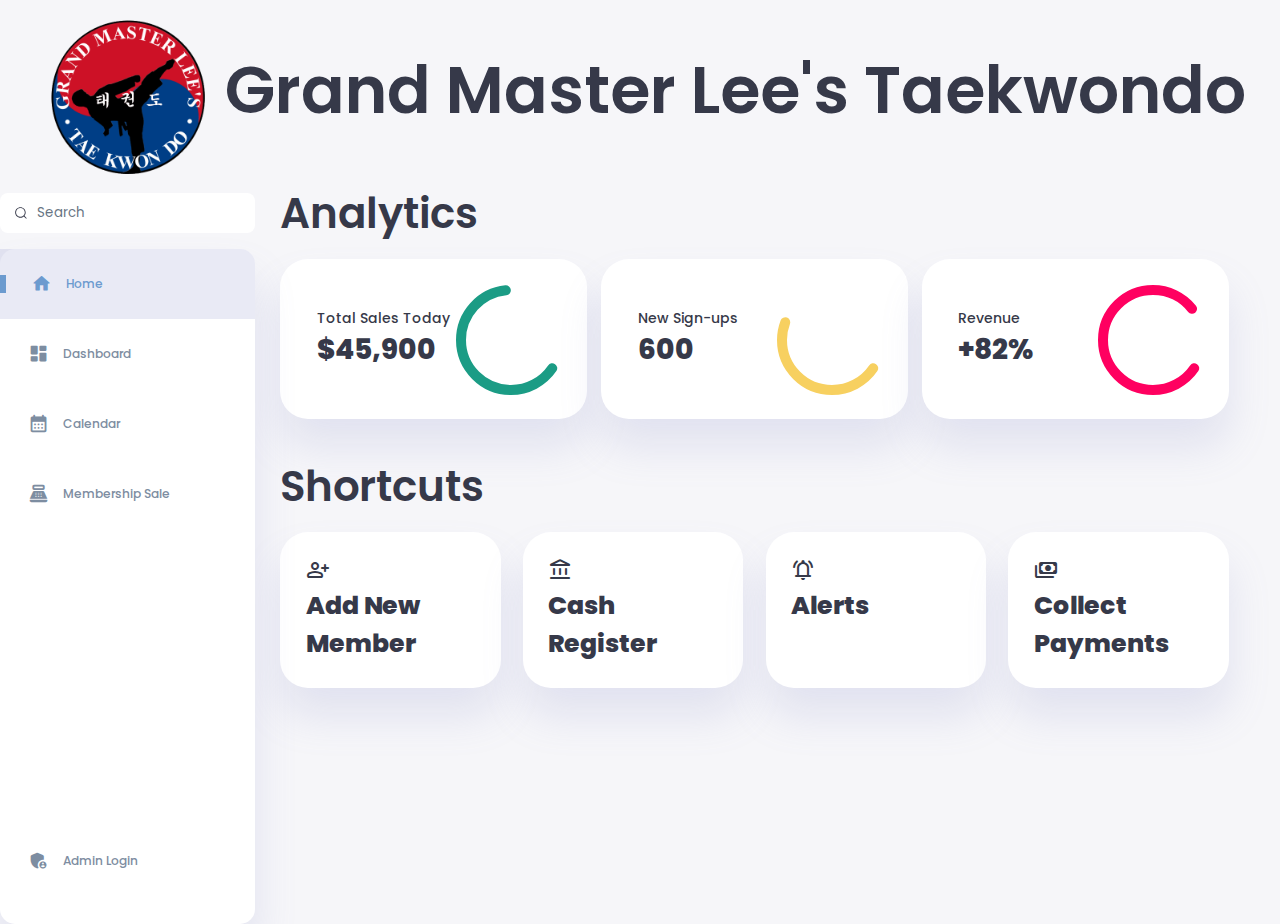
<file: index.html>
<!DOCTYPE html>
<html>
    <head>
        <meta charset="UTF-8">
        <meta name="viewport" content="width=device-width, initial-scale="1.0>
        <link  href="style.css" rel="stylesheet">
        <link href="https://fonts.googleapis.com/icon?family=Material+Icons+Round" rel="stylesheet">
        <link rel="stylesheet" href="https://fonts.googleapis.com/css2?family=Material+Symbols+Rounded:opsz,wght,FILL,GRAD@20..48,100..700,0..1,-50..200" />
        <title> Home </title>
        </head>
    <body>
        
    <div class="container">
            
            <!-- Sidebar Section -->
        <aside>
            
            <div class="toggle">
                <div class="logo">
                    <img src="logo.png">    
                </div>
                
                <div class="close" id="close-btn">
                    <span class="material-icons-round">
                        close
                    </span>
                </div>
            </div>
            <form action="">     
                <div class="group">
                    <svg class="icon" aria-hidden="true" viewBox="0 0 24 24"><g><path d="M21.53 20.47l-3.66-3.66C19.195 15.24 20 13.214 20 11c0-4.97-4.03-9-9-9s-9 4.03-9 9 4.03 9 9 9c2.215 0 4.24-.804 5.808-2.13l3.66 3.66c.147.146.34.22.53.22s.385-.073.53-.22c.295-.293.295-.767.002-1.06zM3.5 11c0-4.135 3.365-7.5 7.5-7.5s7.5 3.365 7.5 7.5-3.365 7.5-7.5 7.5-7.5-3.365-7.5-7.5z"></path></g></svg>
                    <input placeholder="Search" type="search" class="input">
                  </div>
            </form>
            <div class="sidebar">
            <div class="home">
                <a href="index.html" class="active">
                    <span class="material-icons-round">
                        home
                    </span>
                   <h3>Home</h3>
                </a>
            </div>

            <div class="dashboard">
                <a href="dashboard.html">
                    <span class="material-icons-round">
                        dashboard
                        </span>
                    <h3>Dashboard</h3>
                </a>
            </div> 

            <div class="calendar">
                <a href="calendar.html">
                    <span class="material-icons-round">
                        calendar_month
                        </span>
                    <h3>Calendar</h3></a>
            </div>

            <div class="sale">
                <a href="sale.html">
                    <span class="material-icons-round">
                        point_of_sale
                        </span>
                    <h3>Membership Sale</h3>
                </a>
            </div>

            <div class="admin">
                <a href="admin.html">
                    <span class="material-icons-round">
                        admin_panel_settings
                        </span>
                        <h3>Admin Login</h3>
                    </a>
            </div>
            </div>
        </aside>
    <header><h2>Grand Master Lee's Taekwondo</h2></header>
    
        
        <!--Sidebar ends-->
    <main>
        <h2>Analytics</h2>
        <div class="analytics">
            <div class="sales">
                <div class="status">
                    <div class="info">
                        <h3>Total Sales Today</h3>
                        <h1>$45,900</h1>
                    </div>
                    <div class="progress">
                        <svg>
                            <circle cx="54" cy ="54" r="50"></circle>
                        </svg>
                    </div>
                </div>
            </div>
            <div class="members">
                <div class="status">
                    <div class="info">
                        <h3>New Sign-ups</h3>
                        <h1>600</h1>
                    </div>
                    <div class="progress">
                        <svg>
                            <circle cx="54" cy="54" r="50"></circle>
                        </svg>
                    </div>
                </div>
            </div>
            <div class="revenue">
                <div class="status">
                    <div class="info">
                        <h3>Revenue</h3>
                        <h1>+82%</h1>
                    </div>
                    <div class="progress">
                        <svg>
                            <circle cx="54" cy="54" r="50"></circle>
                        </svg>
                    </div>
                </div>
            </div>
        </div>
        <br><br>
        <h2>Shortcuts</h2>
        <div class="shortcuts">
            <div class="newmember">
                <div class="sicon">
                    <span class="material-symbols-rounded">
                        person_add
                    </span>
                </div>
                <div class="ledto">
                    <h1>Add New Member</h1>
                </div>
            </div>
            <div class="cashapp">
                <div class="sicon">
                    <span class="material-symbols-rounded">
                        account_balance
                    </span>
                </div>
                <div class="ledto">
                    <h1>Cash Register</h1>
                </div>
            </div>
            <div class="alerts">
                <div class="sicon">
                    <span class="material-symbols-rounded">
                        notifications_active
                    </span>
                </div>
                <div class="ledto">
                    <h1>Alerts</h1>
                </div>
            </div>
            <div class="payments">
                <div class="sicon">
                    <span class="material-symbols-rounded">
                        payments
                    </span>
                </div>
                <div class="ledto">
                    <h1>Collect Payments</h1>
                </div>
            </div>
        </div>  
    </main>
</div>
    </body>
</html>
</file>
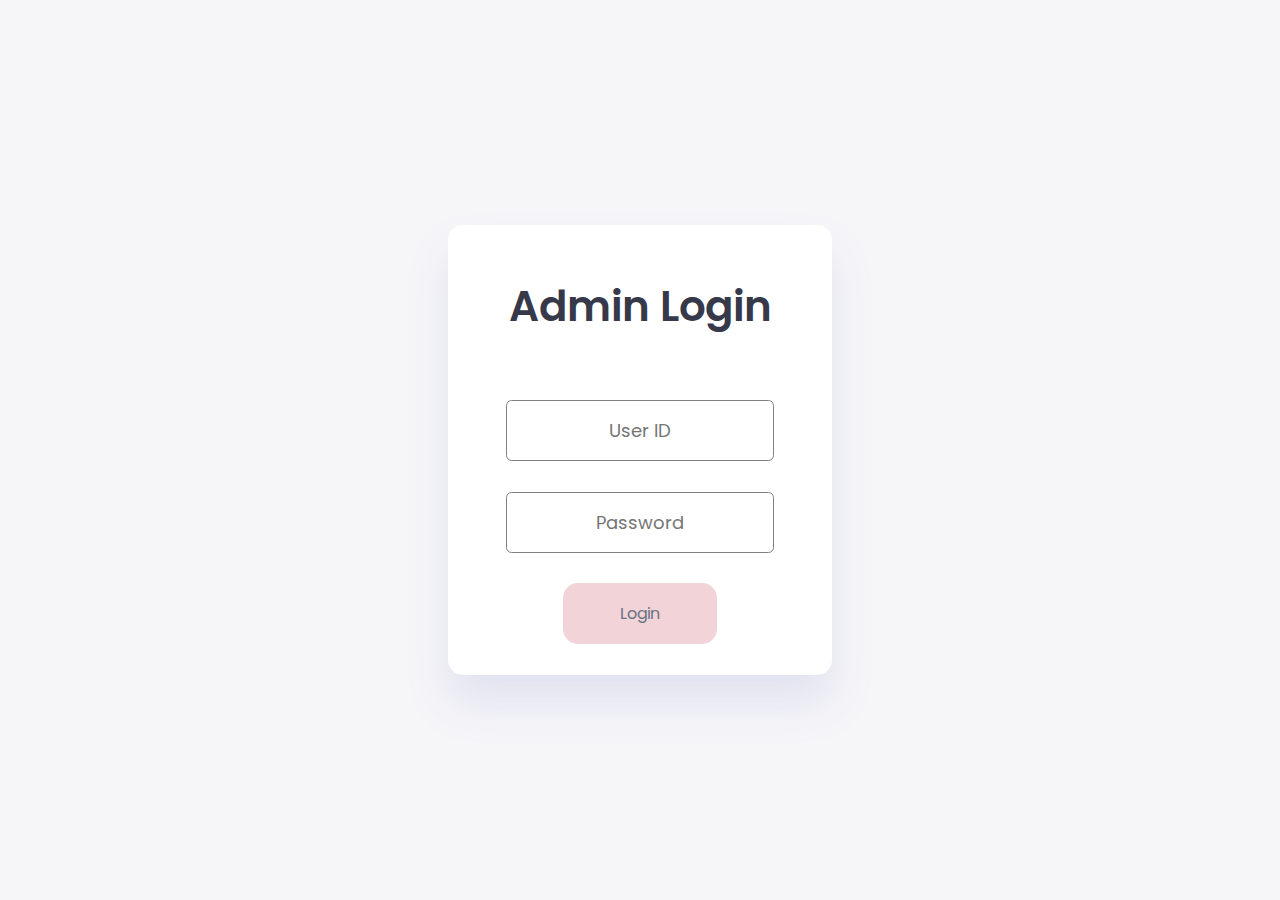
<file: admin.html>
<!DOCTYPE html>
<html>
    <head>
        <meta charset="UTF-8">
        <meta name="viewport" content="width=device-width, initial-scale="1.0>
        <link  href="admin.css" rel="stylesheet">
        <link href="https://fonts.googleapis.com/icon?family=Material+Icons+Round" rel="stylesheet">
        <link rel="stylesheet" href="https://fonts.googleapis.com/css2?family=Material+Symbols+Rounded:opsz,wght,FILL,GRAD@20..48,100..700,0..1,-50..200" />
        <title> Home </title>
        </head>
    <body>
        
    <div class="container">
            
            <!-- Sidebar Section -->
       <!---- <aside>
            
            <div class="toggle">
                <div class="logo">
                    <img src="logo.png">    
                </div>
                
                <div class="close" id="close-btn">
                    <span class="material-icons-round">
                        close
                    </span>
                </div>
            </div>
            <form action="">     
                <div class="group">
                    <svg class="icon" aria-hidden="true" viewBox="0 0 24 24"><g><path d="M21.53 20.47l-3.66-3.66C19.195 15.24 20 13.214 20 11c0-4.97-4.03-9-9-9s-9 4.03-9 9 4.03 9 9 9c2.215 0 4.24-.804 5.808-2.13l3.66 3.66c.147.146.34.22.53.22s.385-.073.53-.22c.295-.293.295-.767.002-1.06zM3.5 11c0-4.135 3.365-7.5 7.5-7.5s7.5 3.365 7.5 7.5-3.365 7.5-7.5 7.5-7.5-3.365-7.5-7.5z"></path></g></svg>
                    <input placeholder="Search" type="search" class="input">
                  </div>
            </form>
            <div class="sidebar">
            <div class="home">
                <a href="index.html">
                    <span class="material-icons-round">
                        home
                    </span>
                   <h3>Home</h3>
                </a>
            </div>

            <div class="dashboard">
                <a href="dashboard.html">
                    <span class="material-icons-round">
                        dashboard
                        </span>
                    <h3>Dashboard</h3>
                </a>
            </div> 

            <div class="calendar">
                <a href="calendar.html">
                    <span class="material-icons-round">
                        calendar_month
                        </span>
                    <h3>Calendar</h3></a>
            </div>

            <div class="sale">
                <a href="sale.html">
                    <span class="material-icons-round">
                        point_of_sale
                        </span>
                    <h3>Membership Sale</h3>
                </a>
            </div>

            <div class="admin">
                <a href="admin.html" class="active">
                    <span class="material-icons-round">
                        admin_panel_settings
                        </span>
                        <h3>Admin Login</h3>
                    </a>
            </div>
            </div>
        </aside>
    <header><h2>Grand Master Lee's Taekwondo</h2></header> !-->
      <!--Sidebar ends--> 
    <main>
        <div class="login_container">
            <h2>Admin Login</h2>
            <form action="index.html" class=".adm">
                <input type="text" placeholder="User ID">
                <input type="password" placeholder="Password" required>
                <button>Login</button>
            </form>
        </div>
    </main>
    </div>
    </body>
</html>
</file>
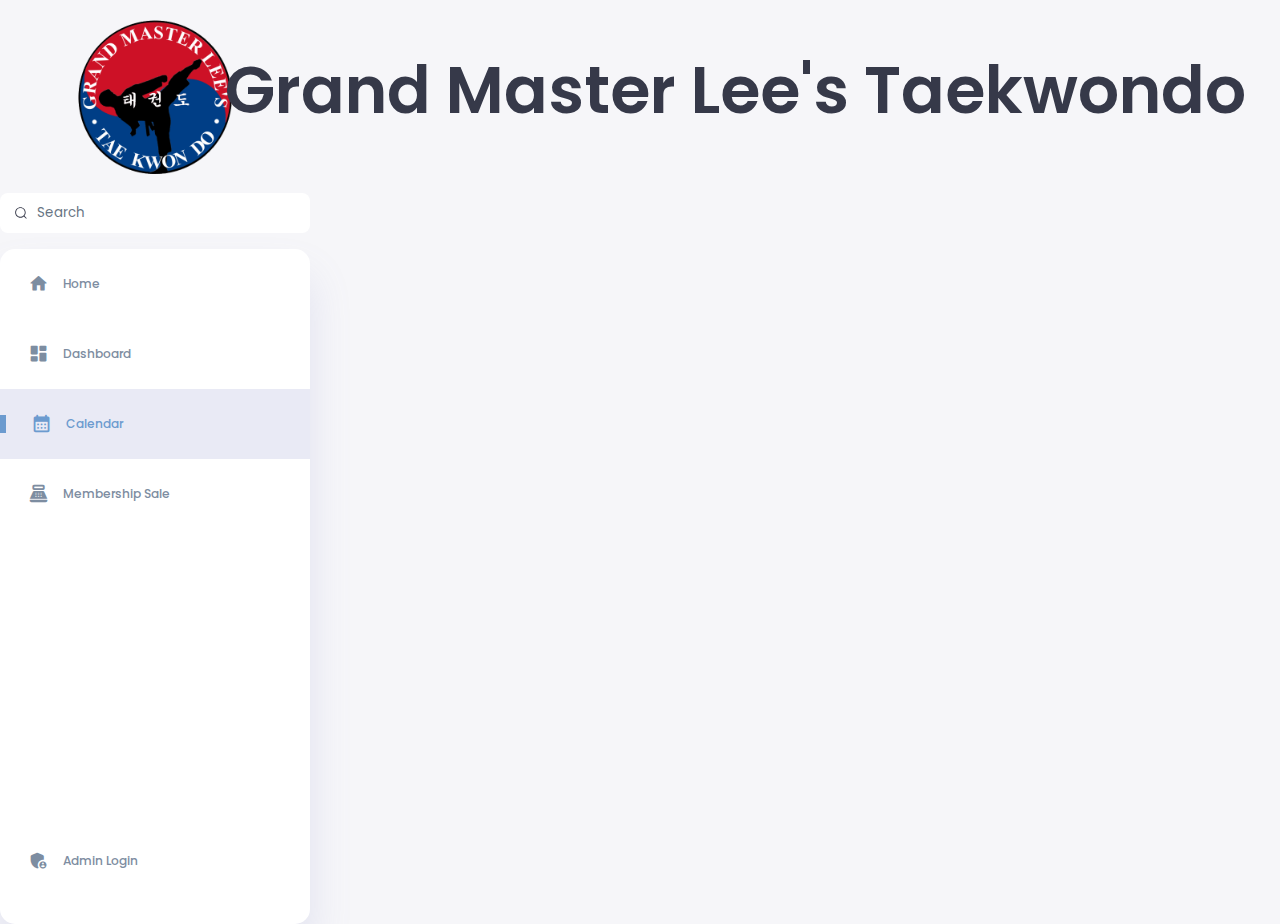
<file: calendar.html>
<!DOCTYPE html>
<html>
    <head>
        <meta charset="UTF-8">
        <meta name="viewport" content="width=device-width, initial-scale="1.0>
        <link  href="cal.css" rel="stylesheet">
        <link href="https://fonts.googleapis.com/icon?family=Material+Icons+Round" rel="stylesheet">
        <link rel="stylesheet" href="https://fonts.googleapis.com/css2?family=Material+Symbols+Rounded:opsz,wght,FILL,GRAD@20..48,100..700,0..1,-50..200" />
        <title> Home </title>
        </head>
    <body>
        
    <div class="container">
            
            <!-- Sidebar Section -->
        <aside>
            
            <div class="toggle">
                <div class="logo">
                    <img src="logo.png">    
                </div>
                
                <div class="close" id="close-btn">
                    <span class="material-icons-round">
                        close
                    </span>
                </div>
            </div>
            <form action="">     
                <div class="group">
                    <svg class="icon" aria-hidden="true" viewBox="0 0 24 24"><g><path d="M21.53 20.47l-3.66-3.66C19.195 15.24 20 13.214 20 11c0-4.97-4.03-9-9-9s-9 4.03-9 9 4.03 9 9 9c2.215 0 4.24-.804 5.808-2.13l3.66 3.66c.147.146.34.22.53.22s.385-.073.53-.22c.295-.293.295-.767.002-1.06zM3.5 11c0-4.135 3.365-7.5 7.5-7.5s7.5 3.365 7.5 7.5-3.365 7.5-7.5 7.5-7.5-3.365-7.5-7.5z"></path></g></svg>
                    <input placeholder="Search" type="search" class="input">
                  </div>
            </form>
            <div class="sidebar">
            <div class="home">
                <a href="index.html">
                    <span class="material-icons-round">
                        home
                    </span>
                   <h3>Home</h3>
                </a>
            </div>

            <div class="dashboard">
                <a href="dashboard.html">
                    <span class="material-icons-round">
                        dashboard
                        </span>
                    <h3>Dashboard</h3>
                </a>
            </div> 

            <div class="calendar">
                <a href="calendar.html" class="active">
                    <span class="material-icons-round">
                        calendar_month
                        </span>
                    <h3>Calendar</h3></a>
            </div>

            <div class="sale">
                <a href="sale.html">
                    <span class="material-icons-round">
                        point_of_sale
                        </span>
                    <h3>Membership Sale</h3>
                </a>
            </div>

            <div class="admin">
                <a href="admin.html">
                    <span class="material-icons-round">
                        admin_panel_settings
                        </span>
                        <h3>Admin Login</h3>
                    </a>
            </div>
            </div>
        </aside>
    <header><h2>Grand Master Lee's Taekwondo</h2></header>
      <!--Sidebar ends-->
    <main>
    </main>
    </div>
    </body>
</html>
</file>
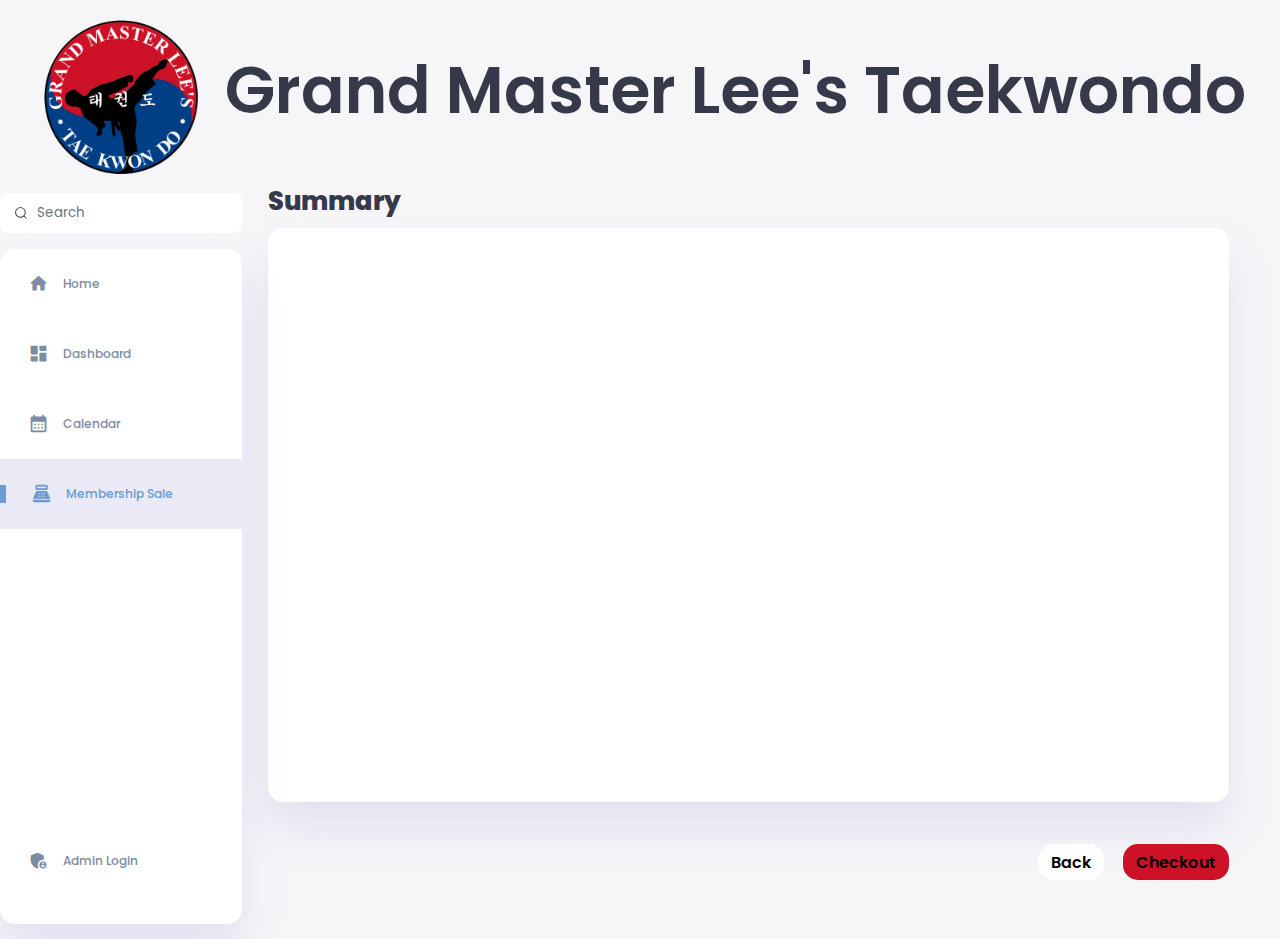
<file: checkout.html>
<!DOCTYPE html>
<html>
    <head>
        <meta charset="UTF-8">
        <meta name="viewport" content="width=device-width, initial-scale="1.0>
        <link  href="check.css" rel="stylesheet">
        <link href="https://fonts.googleapis.com/icon?family=Material+Icons+Round" rel="stylesheet">
        <link rel="stylesheet" href="https://fonts.googleapis.com/css2?family=Material+Symbols+Rounded:opsz,wght,FILL,GRAD@20..48,100..700,0..1,-50..200" />
        <title> Home </title>
        </head>
    <body>
        
    <div class="container">
            
            <!-- Sidebar Section -->
        <aside>
            
            <div class="toggle">
                <div class="logo">
                    <img src="logo.png">    
                </div>
                
                <div class="close" id="close-btn">
                    <span class="material-icons-round">
                        close
                    </span>
                </div>
            </div>
            <form action="">     
                <div class="group">
                    <svg class="icon" aria-hidden="true" viewBox="0 0 24 24"><g><path d="M21.53 20.47l-3.66-3.66C19.195 15.24 20 13.214 20 11c0-4.97-4.03-9-9-9s-9 4.03-9 9 4.03 9 9 9c2.215 0 4.24-.804 5.808-2.13l3.66 3.66c.147.146.34.22.53.22s.385-.073.53-.22c.295-.293.295-.767.002-1.06zM3.5 11c0-4.135 3.365-7.5 7.5-7.5s7.5 3.365 7.5 7.5-3.365 7.5-7.5 7.5-7.5-3.365-7.5-7.5z"></path></g></svg>
                    <input placeholder="Search" type="search" class="input">
                  </div>
            </form>
            <div class="sidebar">
            <div class="home">
                <a href="index.html">
                    <span class="material-icons-round">
                        home
                    </span>
                   <h3>Home</h3>
                </a>
            </div>

            <div class="dashboard">
                <a href="dashboard.html">
                    <span class="material-icons-round">
                        dashboard
                        </span>
                    <h3>Dashboard</h3>
                </a>
            </div> 

            <div class="calendar">
                <a href="calendar.html">
                    <span class="material-icons-round">
                        calendar_month
                        </span>
                    <h3>Calendar</h3></a>
            </div>

            <div class="sale">
                <a href="sale.html" class="active">
                    <span class="material-icons-round">
                        point_of_sale
                        </span>
                    <h3>Membership Sale</h3>
                </a>
            </div>

            <div class="admin">
                <a href="admin.html">
                    <span class="material-icons-round">
                        admin_panel_settings
                        </span>
                        <h3>Admin Login</h3>
                    </a>
            </div>
            </div>
        </aside>
    <header><h2>Grand Master Lee's Taekwondo</h2></header>

    <main>
        <h1>Summary</h1>
        <div class="form_container">
            <div class="summ_cont"></div>
        
        <div class="prevnex">
            <form action="sale2.html"><button id="pre">Back</button></form>
            <form action="confirm.html"><button id="confirm">Checkout</button></form>
        </div>
    </div>
    </main>
</div>
</body>
</html>
</file>
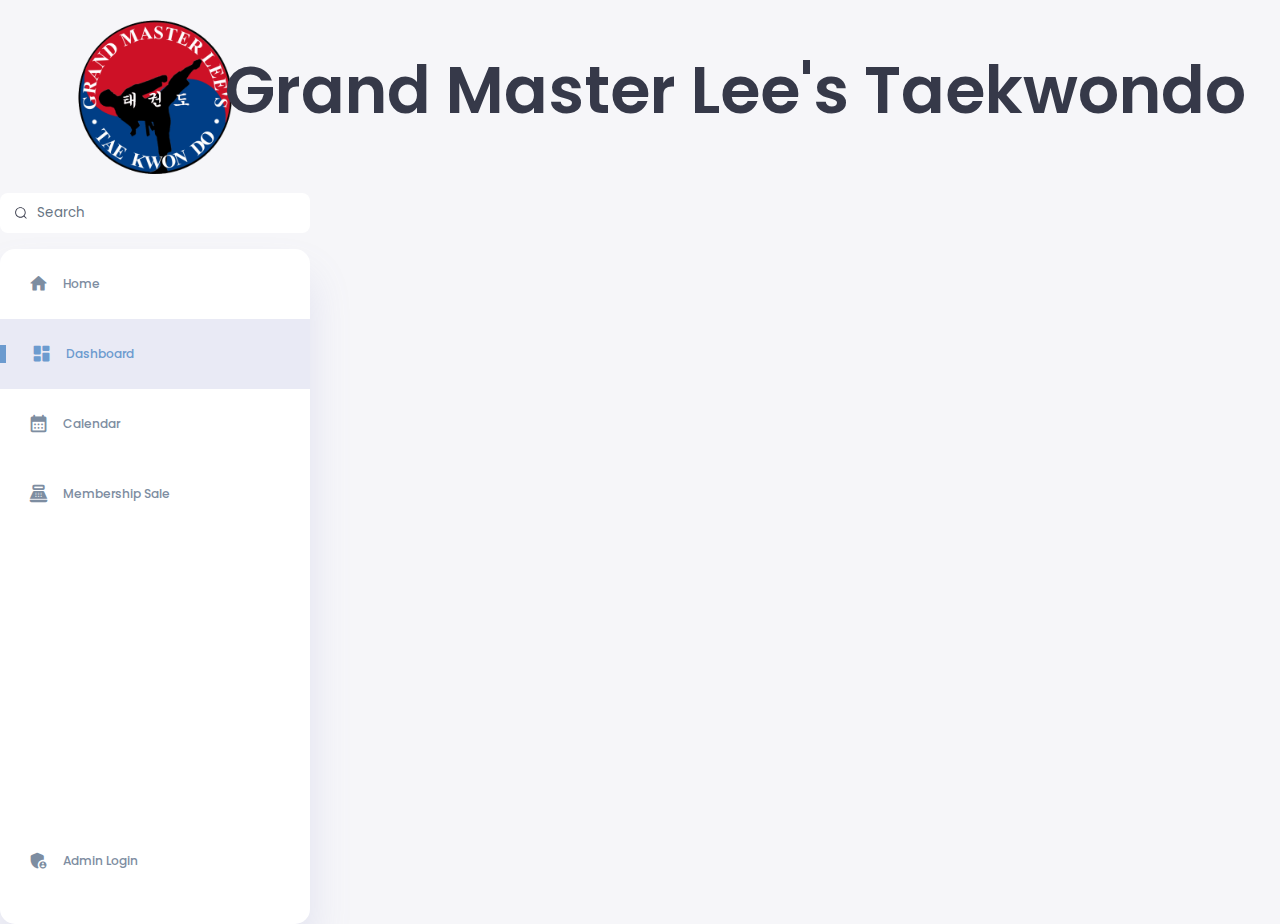
<file: dashboard.html>
<!DOCTYPE html>
<html>
    <head>
        <meta charset="UTF-8">
        <meta name="viewport" content="width=device-width, initial-scale="1.0>
        <link  href="dash.css" rel="stylesheet">
        <link href="https://fonts.googleapis.com/icon?family=Material+Icons+Round" rel="stylesheet">
        <link rel="stylesheet" href="https://fonts.googleapis.com/css2?family=Material+Symbols+Rounded:opsz,wght,FILL,GRAD@20..48,100..700,0..1,-50..200" />
        <title> Home </title>
        </head>
    <body>
        
    <div class="container">
            
            <!-- Sidebar Section -->
        <aside>
            
            <div class="toggle">
                <div class="logo">
                    <img src="logo.png">    
                </div>
                
                <div class="close" id="close-btn">
                    <span class="material-icons-round">
                        close
                    </span>
                </div>
            </div>
            <form action="">     
                <div class="group">
                    <svg class="icon" aria-hidden="true" viewBox="0 0 24 24"><g><path d="M21.53 20.47l-3.66-3.66C19.195 15.24 20 13.214 20 11c0-4.97-4.03-9-9-9s-9 4.03-9 9 4.03 9 9 9c2.215 0 4.24-.804 5.808-2.13l3.66 3.66c.147.146.34.22.53.22s.385-.073.53-.22c.295-.293.295-.767.002-1.06zM3.5 11c0-4.135 3.365-7.5 7.5-7.5s7.5 3.365 7.5 7.5-3.365 7.5-7.5 7.5-7.5-3.365-7.5-7.5z"></path></g></svg>
                    <input placeholder="Search" type="search" class="input">
                  </div>
            </form>
            <div class="sidebar">
            <div class="home">
                <a href="index.html">
                    <span class="material-icons-round">
                        home
                    </span>
                   <h3>Home</h3>
                </a>
            </div>

            <div class="dashboard">
                <a href="dashboard.html" class="active">
                    <span class="material-icons-round">
                        dashboard
                        </span>
                    <h3>Dashboard</h3>
                </a>
            </div> 

            <div class="calendar">
                <a href="calendar.html">
                    <span class="material-icons-round">
                        calendar_month
                        </span>
                    <h3>Calendar</h3></a>
            </div>

            <div class="sale">
                <a href="sale.html">
                    <span class="material-icons-round">
                        point_of_sale
                        </span>
                    <h3>Membership Sale</h3>
                </a>
            </div>

            <div class="admin">
                <a href="admin.html">
                    <span class="material-icons-round">
                        admin_panel_settings
                        </span>
                        <h3>Admin Login</h3>
                    </a>
            </div>
            </div>
        </aside>
    <header><h2>Grand Master Lee's Taekwondo</h2></header>
      <!--Sidebar ends-->
    <main>
    </main>
    </div>
    </body>
</html>
</file>
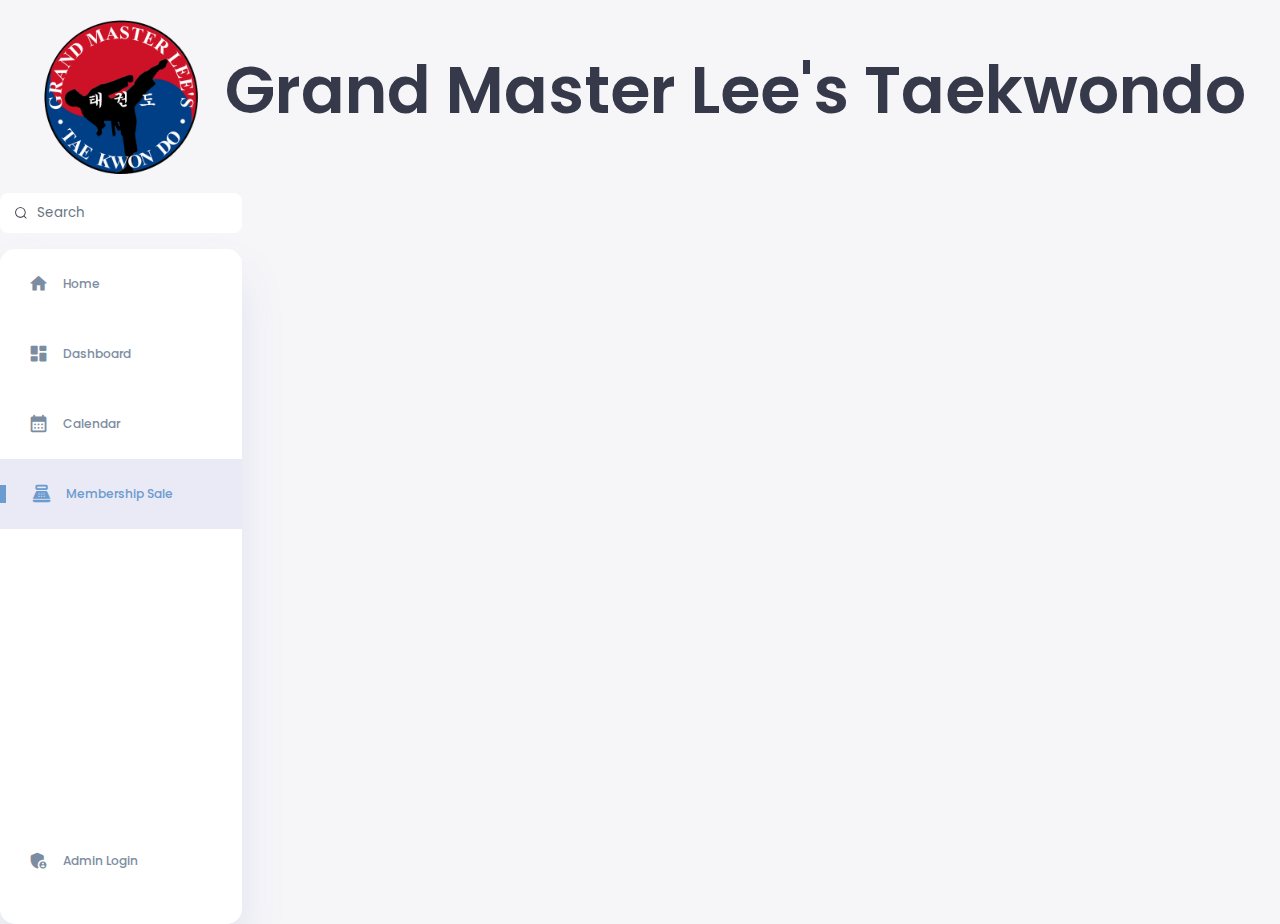
<file: sale.html>
<!DOCTYPE html>
<html>
    <head>
        <meta charset="UTF-8">
        <meta name="viewport" content="width=device-width, initial-scale="1.0>
        <link  href="sale.css" rel="stylesheet">
        <link href="https://fonts.googleapis.com/icon?family=Material+Icons+Round" rel="stylesheet">
        <link rel="stylesheet" href="https://fonts.googleapis.com/css2?family=Material+Symbols+Rounded:opsz,wght,FILL,GRAD@20..48,100..700,0..1,-50..200" />
        <title> Home </title>
        </head>
    <body>
        
    <div class="container">
            
            <!-- Sidebar Section -->
        <aside>
            
            <div class="toggle">
                <div class="logo">
                    <img src="logo.png">    
                </div>
                
                <div class="close" id="close-btn">
                    <span class="material-icons-round">
                        close
                    </span>
                </div>
            </div>
            <form action="">     
                <div class="group">
                    <svg class="icon" aria-hidden="true" viewBox="0 0 24 24"><g><path d="M21.53 20.47l-3.66-3.66C19.195 15.24 20 13.214 20 11c0-4.97-4.03-9-9-9s-9 4.03-9 9 4.03 9 9 9c2.215 0 4.24-.804 5.808-2.13l3.66 3.66c.147.146.34.22.53.22s.385-.073.53-.22c.295-.293.295-.767.002-1.06zM3.5 11c0-4.135 3.365-7.5 7.5-7.5s7.5 3.365 7.5 7.5-3.365 7.5-7.5 7.5-7.5-3.365-7.5-7.5z"></path></g></svg>
                    <input placeholder="Search" type="search" class="input">
                  </div>
            </form>
            <div class="sidebar">
            <div class="home">
                <a href="index.html">
                    <span class="material-icons-round">
                        home
                    </span>
                   <h3>Home</h3>
                </a>
            </div>

            <div class="dashboard">
                <a href="dashboard.html">
                    <span class="material-icons-round">
                        dashboard
                        </span>
                    <h3>Dashboard</h3>
                </a>
            </div> 

            <div class="calendar">
                <a href="calendar.html">
                    <span class="material-icons-round">
                        calendar_month
                        </span>
                    <h3>Calendar</h3></a>
            </div>

            <div class="sale">
                <a href="sale.html" class="active">
                    <span class="material-icons-round">
                        point_of_sale
                        </span>
                    <h3>Membership Sale</h3>
                </a>
            </div>

            <div class="admin">
                <a href="admin.html">
                    <span class="material-icons-round">
                        admin_panel_settings
                        </span>
                        <h3>Admin Login</h3>
                    </a>
            </div>
            </div>
        </aside>
    <header><h2>Grand Master Lee's Taekwondo</h2></header>
      <!--Sidebar ends-->
    <main>
    </main>
    </div>
    </body>
</html>
</file>
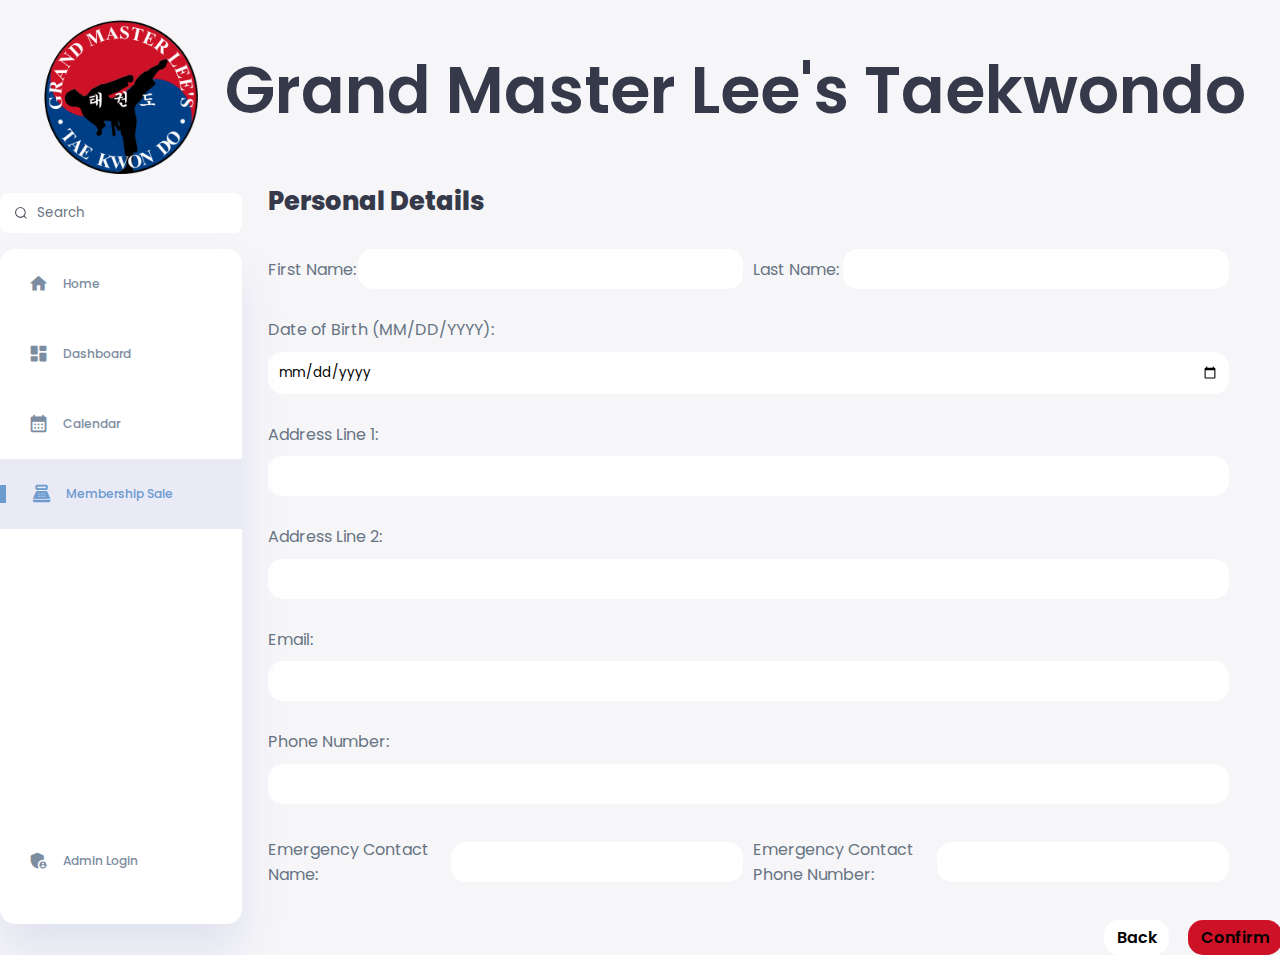
<file: sale2.html>
<!DOCTYPE html>
<html>
    <head>
        <meta charset="UTF-8">
        <meta name="viewport" content="width=device-width, initial-scale="1.0>
        <link  href="sale2.css" rel="stylesheet">
        <link href="https://fonts.googleapis.com/icon?family=Material+Icons+Round" rel="stylesheet">
        <link rel="stylesheet" href="https://fonts.googleapis.com/css2?family=Material+Symbols+Rounded:opsz,wght,FILL,GRAD@20..48,100..700,0..1,-50..200" />
        <title> Home </title>
        </head>
    <body>
        
    <div class="container">
            
            <!-- Sidebar Section -->
        <aside>
            
            <div class="toggle">
                <div class="logo">
                    <img src="logo.png">    
                </div>
                
                <div class="close" id="close-btn">
                    <span class="material-icons-round">
                        close
                    </span>
                </div>
            </div>
            <form action="">     
                <div class="group">
                    <svg class="icon" aria-hidden="true" viewBox="0 0 24 24"><g><path d="M21.53 20.47l-3.66-3.66C19.195 15.24 20 13.214 20 11c0-4.97-4.03-9-9-9s-9 4.03-9 9 4.03 9 9 9c2.215 0 4.24-.804 5.808-2.13l3.66 3.66c.147.146.34.22.53.22s.385-.073.53-.22c.295-.293.295-.767.002-1.06zM3.5 11c0-4.135 3.365-7.5 7.5-7.5s7.5 3.365 7.5 7.5-3.365 7.5-7.5 7.5-7.5-3.365-7.5-7.5z"></path></g></svg>
                    <input placeholder="Search" type="search" class="input">
                  </div>
            </form>
            <div class="sidebar">
            <div class="home">
                <a href="index.html">
                    <span class="material-icons-round">
                        home
                    </span>
                   <h3>Home</h3>
                </a>
            </div>

            <div class="dashboard">
                <a href="dashboard.html">
                    <span class="material-icons-round">
                        dashboard
                        </span>
                    <h3>Dashboard</h3>
                </a>
            </div> 

            <div class="calendar">
                <a href="calendar.html">
                    <span class="material-icons-round">
                        calendar_month
                        </span>
                    <h3>Calendar</h3></a>
            </div>

            <div class="sale">
                <a href="sale.html" class="active">
                    <span class="material-icons-round">
                        point_of_sale
                        </span>
                    <h3>Membership Sale</h3>
                </a>
            </div>

            <div class="admin">
                <a href="admin.html">
                    <span class="material-icons-round">
                        admin_panel_settings
                        </span>
                        <h3>Admin Login</h3>
                    </a>
            </div>
            </div>
        </aside>
    <header><h2>Grand Master Lee's Taekwondo</h2></header>
      <!--Sidebar ends-->
    <main>
        <h1>Personal Details</h1>
            <form class="form_container" action="checkout.html">
                <div class="name">
                    <div class="frs">
                        <p>First Name:</p>
                        <input type="text">
                    </div>
                    <div class="scn">
                        <p>Last Name:</p>
                        <input type="text">
                    </div>
                </div>
                <div class="dob">
                    <p>Date of Birth (MM/DD/YYYY):</p>
                    <input type="date">
                </div>
                <div class="addr1">
                    <p>Address Line 1:</p>
                    <input type="text">
                </div>
                <div class="addr2">
                    <p>Address Line 2:</p>
                    <input type="text">
                </div>
                <div class="eml">
                    <p>Email:</p>
                    <input type="email">
                </div>
                <div class="phno">
                    <p>Phone Number:</p>
                    <input type="tel">
                </div>
                <div class="emrgcon">
                    <div class="en">
                    <p>Emergency Contact Name:</p>
                    <input type="text">
                    </div>
                    <div class="ep">
                    <p>Emergency Contact Phone Number:</p>
                    <input type="tel">
                    </div>
                </div>
                <div class="prevnex">
                <form action="sale.html"><button id="pre">Back</button></form>
                <button id="confirm">Confirm</button>
                </div>
            </form>
        </div>
    </main>
</div>
</body>
</html>
</file>
<file: style.css>
@import url('https://fonts.googleapis.com/css2?family=Poppins:wght@300;400;500;600;700;800&display=swap');

:root {
  --color-primary: #6C9BCF;
    --color-danger: #FF0060;
    --color-success: #1B9C85;
    --color-warning: #F7D060;
    --color-white: #fff;
    --color-info-dark: #7d8da1;
    --color-dark: #363949;
    --color-light: rgba(132, 139, 200, 0.18);
    --color-dark-variant: #677483;
    --color-background: #f6f6f9;

    --card-border-radius: 2rem;
    --border-radius-1: 0.4rem;
    --border-radius-2: 1.2rem;

    --card-padding: 1.8rem;
    --padding-1: 1.2rem;

    --box-shadow: 0 2rem 3rem var(--color-light);
    --numDays: 5;
    --numHours: 10;
    --timeHeight: 60px;
    --calBgColor: #fff1f8;
    --eventBorderColor: #f2d3d8;
    --eventColor1: #ffd6d1;
    --eventColor2: #fafaa3;
    --eventColor3: #e2f8ff;
    --eventColor4: #d1ffe6;
}
*{
  margin: 0;
  padding: 0;
  appearance: 0;
  outline: 0;
  border: 0;
  text-decoration: none;
  box-sizing: border-box;
}

html{
  width: 100%;
  height: 100%;
  font-size: 14px;
}



body{
  width: 100vw;
  height: 100vh;
  font-size: 0.88rem;
  font-family: 'Poppins', sans-serif;
  user-select: none;
  overflow-x: hidden;
  color: var(--color-dark);
  background-color: var(--color-background);
}

a{
  color: var(--color-dark)
}

img{
  display: block;
  width: 100%;
  object-fit: cover;
}

h1{
  font-weight: 800;
  font-size: 1.8rem;
}

h2{
  font-weight: 600;
  font-size: 3rem;
}

h3{
  font-weight: 500;
  font-size: 0.87rem;
}

small{
  font-size: 0.76rem;
}

p{
  color: var(--color-dark-variant);
}

b{
  color: var(--color-dark);
}
.text-muted{
  color: var(--color-info-dark);
}
.primary{
  color: var(--color-primary);
}
.danger{
  color: var(--color-danger);
}
.success{
  color: var(--color-success);
}
.warning{
  color:var(--color-warning);
}
.container{
  display: flex;
  width: 96%;
  margin: 0;
  gap: 1.8rem;
  grid-template-columns: 15rem auto 23rem;
}

aside{
  height: 100vh;
  /*border: 0.1px dotted green;*/       /*border for sidebar holder*/
}

aside .toggle{
  display: flex;
  align-items: center;
  justify-content: center;
  margin-top: 1.4rem;
}

aside .toggle .logo{
  display: flex;
  gap: 1rem;
}

aside .toggle img{
  width: 11rem;
  height: 11rem;
  
}

aside .toggle .close{
  padding-right: 1rem;
  display:none;
}

aside .sidebar{
  display: flex;
  flex-direction: column;
  background-color: var(--color-white);
  box-shadow: var(--box-shadow);
  border-radius: 15px;
  height: 75vh;
  position:relative;
  top:1.1rem;
  transition: all 0.3s ease;
  
}

aside .sidebar:hover{
  box-shadow: none;
}

aside .sidebar a{
  display:flex;
  align-items: center;
  color: var(--color-info-dark);
  height: 5rem;
  gap: 1rem;
  position: relative;
  margin-left: 2rem;
  transition: all 0.3s ease;
}

aside .sidebar a span{
  font-size: 1.5rem;
  transition: all 0.3s ease;
}

aside .sidebar div:last-child{
  position: absolute;
  bottom: 2rem;
  width: 100%;
}

aside .sidebar a.active::before{
  content: '';
  width: 6px;
  height: 18px;
  background-color: var(--color-primary);
}


aside .sidebar a.active{
  width: 100%;
  color: var(--color-primary);
  background-color: var(--color-light);
  border-top-right-radius: 15px;
  border-top-right-radius: 15px;
  margin-left: 0;
}


aside .sidebar a.active span{
  color: var(--color-primary);
  margin-left: calc(1rem - 3px);
}

aside .sidebar a:hover{
  color: var(--color-primary);
}

aside .sidebar a:hover span{
  margin-left: 0.6rem;
}

.search-bar {
  height: 2em;
  width: 180px;
  font-family: 'Poppins', sans-serif;
  padding-left: 2%;
  margin-top: 1.4rem;
}

#srcbtn {
  margin-top: 1.4rem;
  width: 2.5rem;

  border-radius: 20%;
}

form{
  display: flex;

}

header{
  margin-top: 1rem;
  margin-left: 18.3em;
  position: absolute;
  display: flex;
  /*border: 0.1px dotted red;*/     /*page title border*/
  height: 11rem;
  width: 80vw;
  justify-content: left;
  align-items: center;
  overflow: hidden;
}

header h2 {
  font-size:65px;
}
.group {
  display: flex;
  line-height: 28px;
  align-items: center;
  position: relative;
  min-width: 100%;
  margin-top: 1.4rem;
 }
 
 .input {
  width: 100%;
  height: 40px;
  line-height: 28px;
  padding: 0 1rem;
  padding-left: 2.5rem;
  border: 2px solid transparent;
  border-radius: 8px;
  outline: none;
  background-color: var(--color-white);
  color: var(--color-dark-variant);
  transition: .3s ease;
  font-family: inherit;
 }
 
 .input::placeholder {
  color: var(--color-dark-variant);
 }
 
 .input:focus, input:hover {
  outline: none;
  border-color: var(--color-primary);
  background-color: #fff;
  box-shadow: 0 0 0 4px var(--box-shadow);
 }
 
 .icon {
  position: absolute;
  left: 1rem;
  fill: var(--color-dark);
  width: 1rem;
  height: 1rem;
 }

 main{
  margin-top: 13rem;
 /* border: 1px solid purple;*/ /*border for below the header and next to sidebar*/
  height:80vh;
  width: 90vw;
}
 
main .shortcuts {
  /*border: 1px solid black;*/  
  display: grid;
  grid-template-columns: repeat(4, 1fr);
  gap: 1.6rem
}

main .shortcuts > div{
    background-color: var(--color-white);
    padding: var(--card-padding);
    border-radius: var(--card-border-radius);
    margin-top: 1rem;
    box-shadow: var(--box-shadow);
    cursor: pointer;
    transition: all 0.3s ease;
}

main .shortcuts > div:hover{
  box-shadow: none;
}
 
 main .analytics {
 /* border: 1px solid black;*/
  display: grid;
  grid-template-columns: repeat(3, 1fr);
  gap: 1rem;
 }

 main .analytics > div{
  background-color: var(--color-white);
  padding: var(--card-padding);
  border-radius: var(--card-border-radius);
  margin-top: 1rem;
  box-shadow: var(--box-shadow);
  cursor: pointer;
  transition: all 0.3s ease;
}

main .analytics > div:hover{
  box-shadow: none;
}

main .analytics > div .status{
  display : flex;
  align-items: center;
  justify-content: space-between;
}


main .analytics h3{
  margin-left: 0.8rem;
  font-size: 1rem;
}

main .analytics h1{
  margin-left: 0.8rem;
  font-size: 2rem;
}
main .analytics .progress {
  position: relative;
  width: 110px;
  height: 110px;
  border-radius: 50%;
}

main .analytics svg{
  width: 8rem;
  height: 8rem;
}

main .analytics svg circle{
  fill: none;
  stroke-width: 10;
  stroke-linecap: round;
  transform: translate(5px, 2px);
}

main .analytics .sales svg circle{
  stroke: var(--color-success);
  stroke-dashoffset: -30;
  stroke-dasharray: 200;
}

main .analytics .members svg circle{
  stroke: var(--color-warning);
  stroke-dashoffset: -30;
  stroke-dasharray: 145;
}

main .analytics .revenue svg circle{
  stroke: var(--color-danger);
  stroke-dashoffset: -30;
  stroke-dasharray: 250;
}

@media screen and (max-width:1200px){
  .container{
    width: 100%;
    grid-template-columns: 1fr;
    padding: 0 var(--padding-1);
}

aside{
    position : fixed;
    background-color: var(--color-white);
    width: 15rem;
    z-index: 3;
    box-shadow: 1rem 3rem 4rem var(--color-light);
    height: 100vh;
    left: -100%;
    animation: showMenu 0.4s ease forwards;
}

header{
  display: none;
  
  margin-left :0%;
}


main .analytics{
  grid-template-columns: 1fr;
}

main{
  margin-top: 2%;
  width: 98%;
}
main .shortcuts{
  grid-template-columns: 1fr;
  padding-bottom: 3rem;
}
}
</file>
<file: admin.css>
@import url('https://fonts.googleapis.com/css2?family=Poppins:wght@300;400;500;600;700;800&display=swap');

:root {
  --color-primary: #6C9BCF;
    --color-danger: #FF0060;
    --color-success: #1B9C85;
    --color-warning: #F7D060;
    --color-white: #fff;
    --color-info-dark: #7d8da1;
    --color-dark: #363949;
    --color-light: rgba(132, 139, 200, 0.18);
    --color-dark-variant: #677483;
    --color-background: #f6f6f9;

    --card-border-radius: 2rem;
    --border-radius-1: 0.4rem;
    --border-radius-2: 1.2rem;

    --card-padding: 1.8rem;
    --padding-1: 1.2rem;

    --box-shadow: 0 2rem 3rem var(--color-light);
    --numDays: 5;
    --numHours: 10;
    --timeHeight: 60px;
    --calBgColor: #fff1f8;
    --eventBorderColor: #f2d3d8;
    --eventColor1: #ffd6d1;
    --eventColor2: #fafaa3;
    --eventColor3: #e2f8ff;
    --eventColor4: #d1ffe6;
}
*{
  margin: 0;
  padding: 0;
  appearance: 0;
  outline: 0;
  border: 0;
  text-decoration: none;
  box-sizing: border-box;
}

html{
  width: 100%;
  height: 100%;
  font-size: 14px;
}



body{
  width: 100vw;
  height: 100vh;
  font-size: 0.88rem;
  font-family: 'Poppins', sans-serif;
  user-select: none;
  overflow-x: hidden;
  color: var(--color-dark);
  background-color: var(--color-background);
}

a{
  color: var(--color-dark)
}

img{
  display: block;
  width: 100%;
  object-fit: cover;
}

h1{
  font-weight: 800;
  font-size: 1.8rem;
}

h2{
  font-weight: 600;
  font-size: 3rem;
}

h3{
  font-weight: 500;
  font-size: 0.87rem;
}

small{
  font-size: 0.76rem;
}

p{
  color: var(--color-dark-variant);
}

b{
  color: var(--color-dark);
}
.text-muted{
  color: var(--color-info-dark);
}
.primary{
  color: var(--color-primary);
}
.danger{
  color: var(--color-danger);
}
.success{
  color: var(--color-success);
}
.warning{
  color:var(--color-warning);
}
.container{
  display: flex;
  width: 96%;
  margin: 0;
  gap: 1.8rem;
  grid-template-columns: 15rem auto 23rem;
}

aside{
  height: 100vh;
  /*border: 0.1px dotted green;*/       /*border for sidebar holder*/
}

aside .toggle{
  display: flex;
  align-items: center;
  justify-content: center;
  margin-top: 1.4rem;
}

aside .toggle .logo{
  display: flex;
  gap: 1rem;
}

aside .toggle img{
  width: 11rem;
  height: 11rem;
  
}

aside .toggle .close{
  padding-right: 1rem;
  display:none;
}

aside .sidebar{
  display: flex;
  flex-direction: column;
  background-color: var(--color-white);
  box-shadow: var(--box-shadow);
  border-radius: 15px;
  height: 75vh;
  position:relative;
  top:1.1rem;
  transition: all 0.3s ease;
}

aside .sidebar:hover{
  box-shadow: none;
}

aside .sidebar a{
  display:flex;
  align-items: center;
  color: var(--color-info-dark);
  height: 5rem;
  gap: 1rem;
  position: relative;
  margin-left: 2rem;
  transition: all 0.3s ease;
}

aside .sidebar a span{
  font-size: 1.5rem;
  transition: all 0.3s ease;
}

aside .sidebar div:last-child{
  position: absolute;
  bottom: 2rem;
  width: 100%;
}

aside .sidebar a.active::before{
  content: '';
  width: 6px;
  height: 18px;
  background-color: var(--color-primary);
}


aside .sidebar a.active{
  width: 100%;
  color: var(--color-primary);
  background-color: var(--color-light);
  margin-left: 0;
}


aside .sidebar a.active span{
  color: var(--color-primary);
  margin-left: calc(1rem - 3px);
}

aside .sidebar a:hover{
  color: var(--color-primary);
}

aside .sidebar a:hover span{
  margin-left: 0.6rem;
}

.search-bar {
  height: 2em;
  width: 180px;
  font-family: 'Poppins', sans-serif;
  padding-left: 2%;
  margin-top: 1.4rem;
}

#srcbtn {
  margin-top: 1.4rem;
  width: 2.5rem;

  border-radius: 20%;
}

form{
  display: flex;

}

header{
  margin-top: 1rem;
  margin-left: 18.3em;
  position: absolute;
  display: flex;
  /*border: 0.1px dotted red;*/     /*page title border*/
  height: 11rem;
  width: 80vw;
  justify-content: left;
  align-items: center;
  overflow: hidden;
}

header h2 {
  font-size:65px;
}
.group {
  display: flex;
  line-height: 28px;
  align-items: center;
  position: relative;
  max-width: 220px;
  margin-top: 1.4rem;
 }
 
 .input {
  width: 100%;
  height: 40px;
  line-height: 28px;
  padding: 0 1rem;
  padding-left: 2.5rem;
  border: 2px solid transparent;
  border-radius: 8px;
  outline: none;
  background-color: var(--color-white);
  color: var(--color-dark-variant);
  transition: .3s ease;
  font-family: inherit;
 }
 
 .input::placeholder {
  color: var(--color-dark-variant);
 }
 
 .input:focus, input:hover {
  outline: none;
  border-color: var(--color-primary);
  background-color: #fff;
  box-shadow: 0 0 0 4px var(--box-shadow);
 }
 
 .icon {
  position: absolute;
  left: 1rem;
  fill: var(--color-dark);
  width: 1rem;
  height: 1rem;
 }
main {
  height: 50vh;
  width: 30vw;
  margin-left: 35vw;
  margin-top: 25vh;
}
 main .login_container{
  display: flex;
  flex-direction: column;
  align-items: center;
  gap: 7%;
  height: 100%;
  width: 100%;
  background-color: var(--color-white);
  border-radius: 15px;
  box-shadow: var(--box-shadow);
  transition: all 1s ease;
 }

.login_container h2{
  margin-top:50px;
}
 main .login_container form{
  display: flex;
  flex-direction: column;
  align-items: center;
  justify-content: center;
  gap: 10%;
  width: 100%;
  height: 80%;
}

.login_container form input{
  width: 70%;
  height: 20%;
  border: 1px solid grey;
  border-radius: var(--border-radius-1);
  text-align: center;
  font-family: 'Poppins';
  font-size: 18px;
  box-shadow: 0 0 0 4px var(--box-shadow);
 
  transition: all 1s ease;
}

.login_container form input:hover{
  box-shadow: 1px 2px 33px -5px rgba(0,0,0,0.10);

}
input:focus{
  box-shadow: 1px 2px 33px -5px rgba(0,0,0,0.10);
}
.login_container form button{
  height: 20%;
  width: 40%;
  color: var(--color-dark-variant);
  background-color: #f2d3d8;
  border-radius: 15px;
  font-family: 'Poppins';
  font-size: 16px;

}
</file>
<file: cal.css>
@import url('https://fonts.googleapis.com/css2?family=Poppins:wght@300;400;500;600;700;800&display=swap');

:root {
  --color-primary: #6C9BCF;
    --color-danger: #FF0060;
    --color-success: #1B9C85;
    --color-warning: #F7D060;
    --color-white: #fff;
    --color-info-dark: #7d8da1;
    --color-dark: #363949;
    --color-light: rgba(132, 139, 200, 0.18);
    --color-dark-variant: #677483;
    --color-background: #f6f6f9;

    --card-border-radius: 2rem;
    --border-radius-1: 0.4rem;
    --border-radius-2: 1.2rem;

    --card-padding: 1.8rem;
    --padding-1: 1.2rem;

    --box-shadow: 0 2rem 3rem var(--color-light);
    --numDays: 5;
    --numHours: 10;
    --timeHeight: 60px;
    --calBgColor: #fff1f8;
    --eventBorderColor: #f2d3d8;
    --eventColor1: #ffd6d1;
    --eventColor2: #fafaa3;
    --eventColor3: #e2f8ff;
    --eventColor4: #d1ffe6;
}
*{
  margin: 0;
  padding: 0;
  appearance: 0;
  outline: 0;
  border: 0;
  text-decoration: none;
  box-sizing: border-box;
}

html{
  width: 100%;
  height: 100%;
  font-size: 14px;
}



body{
  width: 100vw;
  height: 100vh;
  font-size: 0.88rem;
  font-family: 'Poppins', sans-serif;
  user-select: none;
  overflow-x: hidden;
  color: var(--color-dark);
  background-color: var(--color-background);
}

a{
  color: var(--color-dark)
}

img{
  display: block;
  width: 100%;
  object-fit: cover;
}

h1{
  font-weight: 800;
  font-size: 1.8rem;
}

h2{
  font-weight: 600;
  font-size: 3rem;
}

h3{
  font-weight: 500;
  font-size: 0.87rem;
}

small{
  font-size: 0.76rem;
}

p{
  color: var(--color-dark-variant);
}

b{
  color: var(--color-dark);
}
.text-muted{
  color: var(--color-info-dark);
}
.primary{
  color: var(--color-primary);
}
.danger{
  color: var(--color-danger);
}
.success{
  color: var(--color-success);
}
.warning{
  color:var(--color-warning);
}
.container{
  display: flex;
  width: 96%;
  margin: 0;
  gap: 1.8rem;
  grid-template-columns: 15rem auto 23rem;
}

aside{
  height: 100vh;
  /*border: 0.1px dotted green;*/       /*border for sidebar holder*/
}

aside .toggle{
  display: flex;
  align-items: center;
  justify-content: center;
  margin-top: 1.4rem;
}

aside .toggle .logo{
  display: flex;
  gap: 1rem;
}

aside .toggle img{
  width: 11rem;
  height: 11rem;
  
}

aside .toggle .close{
  padding-right: 1rem;
  display:none;
}

aside .sidebar{
  display: flex;
  flex-direction: column;
  background-color: var(--color-white);
  box-shadow: var(--box-shadow);
  border-radius: 15px;
  height: 75vh;
  position:relative;
  top:1.1rem;
  transition: all 0.3s ease;
}

aside .sidebar:hover{
  box-shadow: none;
}

aside .sidebar a{
  display:flex;
  align-items: center;
  color: var(--color-info-dark);
  height: 5rem;
  gap: 1rem;
  position: relative;
  margin-left: 2rem;
  transition: all 0.3s ease;
}

aside .sidebar a span{
  font-size: 1.5rem;
  transition: all 0.3s ease;
}

aside .sidebar div:last-child{
  position: absolute;
  bottom: 2rem;
  width: 100%;
}

aside .sidebar a.active::before{
  content: '';
  width: 6px;
  height: 18px;
  background-color: var(--color-primary);
}


aside .sidebar a.active{
  width: 100%;
  color: var(--color-primary);
  background-color: var(--color-light);
  margin-left: 0;
}


aside .sidebar a.active span{
  color: var(--color-primary);
  margin-left: calc(1rem - 3px);
}

aside .sidebar a:hover{
  color: var(--color-primary);
}

aside .sidebar a:hover span{
  margin-left: 0.6rem;
}

.search-bar {
  height: 2em;
  width: 180px;
  font-family: 'Poppins', sans-serif;
  padding-left: 2%;
  margin-top: 1.4rem;
}

#srcbtn {
  margin-top: 1.4rem;
  width: 2.5rem;

  border-radius: 20%;
}

form{
  display: flex;

}

header{
  margin-top: 1rem;
  margin-left: 18.3em;
  position: absolute;
  display: flex;
  /*border: 0.1px dotted red;*/     /*page title border*/
  height: 11rem;
  width: 80vw;
  justify-content: left;
  align-items: center;
  overflow: hidden;
}

header h2 {
  font-size:65px;
}
.group {
  display: flex;
  line-height: 28px;
  align-items: center;
  position: relative;
  min-width: 100%;
  margin-top: 1.4rem;
 }
 
 .input {
  width: 100%;
  height: 40px;
  line-height: 28px;
  padding: 0 1rem;
  padding-left: 2.5rem;
  border: 2px solid transparent;
  border-radius: 8px;
  outline: none;
  background-color: var(--color-white);
  color: var(--color-dark-variant);
  transition: .3s ease;
  font-family: inherit;
 }
 
 .input::placeholder {
  color: var(--color-dark-variant);
 }
 
 .input:focus, input:hover {
  outline: none;
  border-color: var(--color-primary);
  background-color: #fff;
  box-shadow: 0 0 0 4px var(--box-shadow);
 }
 
 .icon {
  position: absolute;
  left: 1rem;
  fill: var(--color-dark);
  width: 1rem;
  height: 1rem;
 }
</file>
<file: check.css>
@import url('https://fonts.googleapis.com/css2?family=Poppins:wght@300;400;500;600;700;800&display=swap');

:root {
  --color-primary: #6C9BCF;
    --color-danger: #FF0060;
    --color-success: #1B9C85;
    --color-warning: #F7D060;
    --color-white: #fff;
    --color-info-dark: #7d8da1;
    --color-dark: #363949;
    --color-light: rgba(132, 139, 200, 0.18);
    --color-dark-variant: #677483;
    --color-background: #f6f6f9;

    --card-border-radius: 2rem;
    --border-radius-1: 0.4rem;
    --border-radius-2: 1.2rem;

    --card-padding: 1.8rem;
    --padding-1: 1.2rem;

    --box-shadow: 0 2rem 3rem var(--color-light);
    --numDays: 5;
    --numHours: 10;
    --timeHeight: 60px;
    --calBgColor: #fff1f8;
    --eventBorderColor: #f2d3d8;
    --eventColor1: #ffd6d1;
    --eventColor2: #fafaa3;
    --eventColor3: #e2f8ff;
    --eventColor4: #d1ffe6;
}
*{
  margin: 0;
  padding: 0;
  appearance: 0;
  outline: 0;
  border: 0;
  text-decoration: none;
  box-sizing: border-box;
}

html{
  width: 100%;
  height: 100%;
  font-size: 14px;
}



body{
  width: 100vw;
  height: 100vh;
  font-size: 0.88rem;
  font-family: 'Poppins', sans-serif;
  user-select: none;
  overflow-x: hidden;
  color: var(--color-dark);
  background-color: var(--color-background);
}

a{
  color: var(--color-dark)
}

img{
  display: block;
  width: 100%;
  object-fit: cover;
}

h1{
  font-weight: 800;
  font-size: 1.8rem;
}

h2{
  font-weight: 600;
  font-size: 3rem;
}

h3{
  font-weight: 500;
  font-size: 0.87rem;
}

small{
  font-size: 0.76rem;
}

p{
  color: var(--color-dark-variant);
}

b{
  color: var(--color-dark);
}
.text-muted{
  color: var(--color-info-dark);
}
.primary{
  color: var(--color-primary);
}
.danger{
  color: var(--color-danger);
}
.success{
  color: var(--color-success);
}
.warning{
  color:var(--color-warning);
}
.container{
  display: flex;
  width: 96%;
  margin: 0;
  gap: 1.8rem;
  grid-template-columns: 15rem auto 23rem;
}

aside{
  height: 100vh;
  /*border: 0.1px dotted green;*/       /*border for sidebar holder*/
}

aside .toggle{
  display: flex;
  align-items: center;
  justify-content: center;
  margin-top: 1.4rem;
}

aside .toggle .logo{
  display: flex;
  gap: 1rem;
}

aside .toggle img{
  width: 11rem;
  height: 11rem;
  
}

aside .toggle .close{
  padding-right: 1rem;
  display:none;
}

aside .sidebar{
  display: flex;
  flex-direction: column;
  background-color: var(--color-white);
  box-shadow: var(--box-shadow);
  border-radius: 15px;
  height: 75vh;
  position:relative;
  top:1.1rem;
  transition: all 0.3s ease;
}

aside .sidebar:hover{
  box-shadow: none;
}

aside .sidebar a{
  display:flex;
  align-items: center;
  color: var(--color-info-dark);
  height: 5rem;
  gap: 1rem;
  position: relative;
  margin-left: 2rem;
  transition: all 0.3s ease;
}

aside .sidebar a span{
  font-size: 1.5rem;
  transition: all 0.3s ease;
}

aside .sidebar div:last-child{
  position: absolute;
  bottom: 2rem;
  width: 100%;
}

aside .sidebar a.active::before{
  content: '';
  width: 6px;
  height: 18px;
  background-color: var(--color-primary);
}


aside .sidebar a.active{
  width: 100%;
  color: var(--color-primary);
  background-color: var(--color-light);
  margin-left: 0;
}


aside .sidebar a.active span{
  color: var(--color-primary);
  margin-left: calc(1rem - 3px);
}

aside .sidebar a:hover{
  color: var(--color-primary);
}

aside .sidebar a:hover span{
  margin-left: 0.6rem;
}

.search-bar {
  height: 2em;
  width: 200px;
  font-family: 'Poppins', sans-serif;
  padding-left: 2%;
  margin-top: 1.4rem;
}

#srcbtn {
  margin-top: 1.4rem;
  width: 2.5rem;

  border-radius: 20%;
}

form{
  display: flex;

}

header{
  margin-top: 1rem;
  margin-left: 18.3em;
  position: absolute;
  display: flex;
  /*border: 0.1px dotted red;*/     /*page title border*/
  height: 11rem;
  width: 80vw;
  justify-content: left;
  align-items: center;
  overflow: hidden;
}

header h2 {
  font-size:65px;
}
.group {
  display: flex;
  line-height: 28px;
  align-items: center;
  position: relative;
  min-width: 100%;
  margin-top: 1.4rem;
 }
 
 .input {
  width: 100%;
  height: 40px;
  line-height: 28px;
  padding: 0 1rem;
  padding-left: 2.5rem;
  border: 2px solid transparent;
  border-radius: 8px;
  outline: none;
  background-color: var(--color-white);
  color: var(--color-dark-variant);
  transition: .3s ease;
  font-family: inherit;
 }
 
 .input::placeholder {
  color: var(--color-dark-variant);
 }
 
 .input:focus, input:hover {
  outline: none;
  border-color: var(--color-primary);
  background-color: #fff;
  box-shadow: 0 0 0 4px var(--box-shadow);
 }
 
 .icon {
  position: absolute;
  left: 1rem;
  fill: var(--color-dark);
  width: 1rem;
  height: 1rem;
 }

 main{
    margin-top: 13rem;
    min-height: 10vh;
    width: 100%;
   }
   main h1{
    font-size: 2vw;
   }
   main h3{
    font-size: 2vw;
    font-weight: 100;
    color: #000;
   }
   main h2{
    color:#000;
   }

   main .form_container{
    display: flex;
    flex-direction: column;
    align-items: flex-end;
    height: 100%;
   }
   .form_container .prevnex{
    margin-top: 3rem;
    display: flex;
    width: 100%;
    justify-content: flex-end;
    gap: 2%
   }
  
   #pre{
    font-size: 16px;
    font-family: 'Poppins';
    font-weight: 600;
    background-color: white;
    padding: 0.6vh 1vw;
    border-radius: 15px;
    cursor: pointer;
    transition: all 0.3s ease;
   }
   #confirm{
    font-size: 16px;
    font-weight: 600;
    font-family: 'Poppins';
    background-color: #CD1126;
    padding: 0.6vh 1vw;
    border-radius: 15px;
    cursor: pointer;
    transition: all 0.3s ease;
   }
   #pre:hover{
    box-shadow: var(--box-shadow);
    border: 1px solid var(--color-dark);
   }
   #confirm:hover{
    box-shadow: var(--box-shadow);
    border: 1px solid var(--color-dark);
   }

   main .summ_cont{
    margin-top: 0.5rem;
    height: 80%;
    width: 100%;
    background-color: var(--color-white);
    border-radius: 15px;
    box-shadow: var(--box-shadow);
    transition: all 0.3s ease;
    }
    
main .summ_cont:hover{
    box-shadow: none;
}
</file>
<file: dash.css>
@import url('https://fonts.googleapis.com/css2?family=Poppins:wght@300;400;500;600;700;800&display=swap');

:root {
  --color-primary: #6C9BCF;
    --color-danger: #FF0060;
    --color-success: #1B9C85;
    --color-warning: #F7D060;
    --color-white: #fff;
    --color-info-dark: #7d8da1;
    --color-dark: #363949;
    --color-light: rgba(132, 139, 200, 0.18);
    --color-dark-variant: #677483;
    --color-background: #f6f6f9;

    --card-border-radius: 2rem;
    --border-radius-1: 0.4rem;
    --border-radius-2: 1.2rem;

    --card-padding: 1.8rem;
    --padding-1: 1.2rem;

    --box-shadow: 0 2rem 3rem var(--color-light);
    --numDays: 5;
    --numHours: 10;
    --timeHeight: 60px;
    --calBgColor: #fff1f8;
    --eventBorderColor: #f2d3d8;
    --eventColor1: #ffd6d1;
    --eventColor2: #fafaa3;
    --eventColor3: #e2f8ff;
    --eventColor4: #d1ffe6;
}
*{
  margin: 0;
  padding: 0;
  appearance: 0;
  outline: 0;
  border: 0;
  text-decoration: none;
  box-sizing: border-box;
}

html{
  width: 100%;
  height: 100%;
  font-size: 14px;
}



body{
  width: 100vw;
  height: 100vh;
  font-size: 0.88rem;
  font-family: 'Poppins', sans-serif;
  user-select: none;
  overflow-x: hidden;
  color: var(--color-dark);
  background-color: var(--color-background);
}

a{
  color: var(--color-dark)
}

img{
  display: block;
  width: 100%;
  object-fit: cover;
}

h1{
  font-weight: 800;
  font-size: 1.8rem;
}

h2{
  font-weight: 600;
  font-size: 3rem;
}

h3{
  font-weight: 500;
  font-size: 0.87rem;
}

small{
  font-size: 0.76rem;
}

p{
  color: var(--color-dark-variant);
}

b{
  color: var(--color-dark);
}
.text-muted{
  color: var(--color-info-dark);
}
.primary{
  color: var(--color-primary);
}
.danger{
  color: var(--color-danger);
}
.success{
  color: var(--color-success);
}
.warning{
  color:var(--color-warning);
}
.container{
  display: flex;
  width: 96%;
  margin: 0;
  gap: 1.8rem;
  grid-template-columns: 15rem auto 23rem;
}

aside{
  height: 100vh;
  /*border: 0.1px dotted green;*/       /*border for sidebar holder*/
}

aside .toggle{
  display: flex;
  align-items: center;
  justify-content: center;
  margin-top: 1.4rem;
}

aside .toggle .logo{
  display: flex;
  gap: 1rem;
}

aside .toggle img{
  width: 11rem;
  height: 11rem;
  
}

aside .toggle .close{
  padding-right: 1rem;
  display:none;
}

aside .sidebar{
  display: flex;
  flex-direction: column;
  background-color: var(--color-white);
  box-shadow: var(--box-shadow);
  border-radius: 15px;
  height: 75vh;
  position:relative;
  top:1.1rem;
  transition: all 0.3s ease;
}

aside .sidebar:hover{
  box-shadow: none;
}

aside .sidebar a{
  display:flex;
  align-items: center;
  color: var(--color-info-dark);
  height: 5rem;
  gap: 1rem;
  position: relative;
  margin-left: 2rem;
  transition: all 0.3s ease;
}

aside .sidebar a span{
  font-size: 1.5rem;
  transition: all 0.3s ease;
}

aside .sidebar div:last-child{
  position: absolute;
  bottom: 2rem;
  width: 100%;
}

aside .sidebar a.active::before{
  content: '';
  width: 6px;
  height: 18px;
  background-color: var(--color-primary);
}


aside .sidebar a.active{
  width: 100%;
  color: var(--color-primary);
  background-color: var(--color-light);
  margin-left: 0;
}


aside .sidebar a.active span{
  color: var(--color-primary);
  margin-left: calc(1rem - 3px);
}

aside .sidebar a:hover{
  color: var(--color-primary);
}

aside .sidebar a:hover span{
  margin-left: 0.6rem;
}

.search-bar {
  height: 2em;
  width: 180px;
  font-family: 'Poppins', sans-serif;
  padding-left: 2%;
  margin-top: 1.4rem;
}

#srcbtn {
  margin-top: 1.4rem;
  width: 2.5rem;

  border-radius: 20%;
}

form{
  display: flex;

}

header{
  margin-top: 1rem;
  margin-left: 18.3em;
  position: absolute;
  display: flex;
  /*border: 0.1px dotted red;*/     /*page title border*/
  height: 11rem;
  width: 80vw;
  justify-content: left;
  align-items: center;
  overflow: hidden;
}

header h2 {
  font-size:65px;
}
.group {
  display: flex;
  line-height: 28px;
  align-items: center;
  position: relative;
  min-width: 100%;
  margin-top: 1.4rem;
 }
 
 .input {
  width: 100%;
  height: 40px;
  line-height: 28px;
  padding: 0 1rem;
  padding-left: 2.5rem;
  border: 2px solid transparent;
  border-radius: 8px;
  outline: none;
  background-color: var(--color-white);
  color: var(--color-dark-variant);
  transition: .3s ease;
  font-family: inherit;
 }
 
 .input::placeholder {
  color: var(--color-dark-variant);
 }
 
 .input:focus, input:hover {
  outline: none;
  border-color: var(--color-primary);
  background-color: #fff;
  box-shadow: 0 0 0 4px var(--box-shadow);
 }
 
 .icon {
  position: absolute;
  left: 1rem;
  fill: var(--color-dark);
  width: 1rem;
  height: 1rem;
 }
</file>
<file: sale.css>
@import url('https://fonts.googleapis.com/css2?family=Poppins:wght@300;400;500;600;700;800&display=swap');

:root {
  --color-primary: #6C9BCF;
    --color-danger: #FF0060;
    --color-success: #1B9C85;
    --color-warning: #F7D060;
    --color-white: #fff;
    --color-info-dark: #7d8da1;
    --color-dark: #363949;
    --color-light: rgba(132, 139, 200, 0.18);
    --color-dark-variant: #677483;
    --color-background: #f6f6f9;

    --card-border-radius: 2rem;
    --border-radius-1: 0.4rem;
    --border-radius-2: 1.2rem;

    --card-padding: 1.8rem;
    --padding-1: 1.2rem;

    --box-shadow: 0 2rem 3rem var(--color-light);
    --numDays: 5;
    --numHours: 10;
    --timeHeight: 60px;
    --calBgColor: #fff1f8;
    --eventBorderColor: #f2d3d8;
    --eventColor1: #ffd6d1;
    --eventColor2: #fafaa3;
    --eventColor3: #e2f8ff;
    --eventColor4: #d1ffe6;
}
*{
  margin: 0;
  padding: 0;
  appearance: 0;
  outline: 0;
  border: 0;
  text-decoration: none;
  box-sizing: border-box;
}

html{
  width: 100%;
  height: 100%;
  font-size: 14px;
}



body{
  width: 100vw;
  height: 100vh;
  font-size: 0.88rem;
  font-family: 'Poppins', sans-serif;
  user-select: none;
  overflow-x: hidden;
  color: var(--color-dark);
  background-color: var(--color-background);
}

a{
  color: var(--color-dark)
}

img{
  display: block;
  width: 100%;
  object-fit: cover;
}

h1{
  font-weight: 800;
  font-size: 1.8rem;
}

h2{
  font-weight: 600;
  font-size: 3rem;
}

h3{
  font-weight: 500;
  font-size: 0.87rem;
}

small{
  font-size: 0.76rem;
}

p{
  color: var(--color-dark-variant);
}

b{
  color: var(--color-dark);
}
.text-muted{
  color: var(--color-info-dark);
}
.primary{
  color: var(--color-primary);
}
.danger{
  color: var(--color-danger);
}
.success{
  color: var(--color-success);
}
.warning{
  color:var(--color-warning);
}
.container{
  display: flex;
  width: 96%;
  margin: 0;
  gap: 1.8rem;
  grid-template-columns: 15rem auto 23rem;
}

aside{
  height: 100vh;
  /*border: 0.1px dotted green;*/       /*border for sidebar holder*/
}

aside .toggle{
  display: flex;
  align-items: center;
  justify-content: center;
  margin-top: 1.4rem;
}

aside .toggle .logo{
  display: flex;
  gap: 1rem;
}

aside .toggle img{
  width: 11rem;
  height: 11rem;
  
}

aside .toggle .close{
  padding-right: 1rem;
  display:none;
}

aside .sidebar{
  display: flex;
  flex-direction: column;
  background-color: var(--color-white);
  box-shadow: var(--box-shadow);
  border-radius: 15px;
  height: 75vh;
  position:relative;
  top:1.1rem;
  transition: all 0.3s ease;
}

aside .sidebar:hover{
  box-shadow: none;
}

aside .sidebar a{
  display:flex;
  align-items: center;
  color: var(--color-info-dark);
  height: 5rem;
  gap: 1rem;
  position: relative;
  margin-left: 2rem;
  transition: all 0.3s ease;
}

aside .sidebar a span{
  font-size: 1.5rem;
  transition: all 0.3s ease;
}

aside .sidebar div:last-child{
  position: absolute;
  bottom: 2rem;
  width: 100%;
}

aside .sidebar a.active::before{
  content: '';
  width: 6px;
  height: 18px;
  background-color: var(--color-primary);
}


aside .sidebar a.active{
  width: 100%;
  color: var(--color-primary);
  background-color: var(--color-light);
  margin-left: 0;
}


aside .sidebar a.active span{
  color: var(--color-primary);
  margin-left: calc(1rem - 3px);
}

aside .sidebar a:hover{
  color: var(--color-primary);
}

aside .sidebar a:hover span{
  margin-left: 0.6rem;
}

.search-bar {
  height: 2em;
  width: 200px;
  font-family: 'Poppins', sans-serif;
  padding-left: 2%;
  margin-top: 1.4rem;
}

#srcbtn {
  margin-top: 1.4rem;
  width: 2.5rem;

  border-radius: 20%;
}

form{
  display: flex;

}

header{
  margin-top: 1rem;
  margin-left: 18.3em;
  position: absolute;
  display: flex;
  /*border: 0.1px dotted red;*/     /*page title border*/
  height: 11rem;
  width: 80vw;
  justify-content: left;
  align-items: center;
  overflow: hidden;
}

header h2 {
  font-size:65px;
}
.group {
  display: flex;
  line-height: 28px;
  align-items: center;
  position: relative;
  min-width: 100%;
  margin-top: 1.4rem;
 }
 
 .input {
  width: 100%;
  height: 40px;
  line-height: 28px;
  padding: 0 1rem;
  padding-left: 2.5rem;
  border: 2px solid transparent;
  border-radius: 8px;
  outline: none;
  background-color: var(--color-white);
  color: var(--color-dark-variant);
  transition: .3s ease;
  font-family: inherit;
 }
 
 .input::placeholder {
  color: var(--color-dark-variant);
 }
 
 .input:focus, input:hover {
  outline: none;
  border-color: var(--color-primary);
  background-color: #fff;
  box-shadow: 0 0 0 4px var(--box-shadow);
 }
 
 .icon {
  position: absolute;
  left: 1rem;
  fill: var(--color-dark);
  width: 1rem;
  height: 1rem;
 }

 main{
  margin-top: 13rem;
  min-height: 10vh;
  width: 100%;
 }
 main h1{
  font-size: 2vw;
 }
 main h3{
  font-size: 2vw;
  font-weight: 100;
  color: #000;
 }
 main h2{
  color:#000;
 }
 main .form_container{
  display: flex;
  flex-direction: column;
  align-items: flex-end;
  height: 100%;
 }

.form_container .pt_1{
  display: grid;
  grid-template-columns: repeat(1, 1fr);
  width: 100%;
 }

 .form_container .pt_1 > div{
  border-radius: var(--card-border-radius);
  padding: var(--card-padding);
  background-color: var(--color-white);
  box-shadow: var(--box-shadow);
  cursor: pointer;
  margin-top: 2rem;
  transition: all 0.3s ease;

  display: flex;
  align-items: center;
  justify-content: space-between;
 }

 .form_container .pt_1 > div:hover{
  box-shadow: none;
  background-color: #CD1126;
 }

 .form_container .pt_1 > div:focus{
  background-color: #CD1126;
 }
 .form_container .pt_1 > div:first-child{
  margin-top: 1rem;
 }

 .form_container .prevnex{
  margin-top: 3rem;
  display: flex;
  width: 100%;
  justify-content: flex-end;
  gap: 2%
 }

 #pre{
  font-size: 16px;
  font-family: 'Poppins';
  font-weight: 600;
  background-color: white;
  padding: 0.6vh 1vw;
  border-radius: 15px;
  cursor: pointer;
  transition: all 0.3s ease;
 }
 #confirm{
  font-size: 16px;
  font-weight: 600;
  font-family: 'Poppins';
  background-color: #CD1126;
  padding: 0.6vh 1vw;
  border-radius: 15px;
  cursor: pointer;
  transition: all 0.3s ease;
 }
 #pre:hover{
  box-shadow: var(--box-shadow);
  border: 1px solid var(--color-dark);
 }
 #confirm:hover{
  box-shadow: var(--box-shadow);
  border: 1px solid var(--color-dark);
 }
</file>
<file: sale2.css>
@import url('https://fonts.googleapis.com/css2?family=Poppins:wght@300;400;500;600;700;800&display=swap');

:root {
  --color-primary: #6C9BCF;
    --color-danger: #FF0060;
    --color-success: #1B9C85;
    --color-warning: #F7D060;
    --color-white: #fff;
    --color-info-dark: #7d8da1;
    --color-dark: #363949;
    --color-light: rgba(132, 139, 200, 0.18);
    --color-dark-variant: #677483;
    --color-background: #f6f6f9;

    --card-border-radius: 2rem;
    --border-radius-1: 0.4rem;
    --border-radius-2: 1.2rem;

    --card-padding: 1.8rem;
    --padding-1: 1.2rem;

    --box-shadow: 0 2rem 3rem var(--color-light);
    --numDays: 5;
    --numHours: 10;
    --timeHeight: 60px;
    --calBgColor: #fff1f8;
    --eventBorderColor: #f2d3d8;
    --eventColor1: #ffd6d1;
    --eventColor2: #fafaa3;
    --eventColor3: #e2f8ff;
    --eventColor4: #d1ffe6;
}
*{
  margin: 0;
  padding: 0;
  appearance: 0;
  outline: 0;
  border: 0;
  text-decoration: none;
  box-sizing: border-box;
}

html{
  width: 100%;
  height: 100%;
  font-size: 14px;
}



body{
  width: 100vw;
  height: 100vh;
  font-size: 0.88rem;
  font-family: 'Poppins', sans-serif;
  user-select: none;
  overflow-x: hidden;
  color: var(--color-dark);
  background-color: var(--color-background);
}

a{
  color: var(--color-dark)
}

img{
  display: block;
  width: 100%;
  object-fit: cover;
}

h1{
  font-weight: 800;
  font-size: 1.8rem;
}

h2{
  font-weight: 600;
  font-size: 3rem;
}

h3{
  font-weight: 500;
  font-size: 0.87rem;
}

small{
  font-size: 0.76rem;
}

p{
  color: var(--color-dark-variant);
}

b{
  color: var(--color-dark);
}
.text-muted{
  color: var(--color-info-dark);
}
.primary{
  color: var(--color-primary);
}
.danger{
  color: var(--color-danger);
}
.success{
  color: var(--color-success);
}
.warning{
  color:var(--color-warning);
}
.container{
  display: flex;
  width: 96%;
  margin: 0;
  gap: 1.8rem;
  grid-template-columns: 15rem auto 23rem;
}

aside{
  height: 100vh;
  /*border: 0.1px dotted green;*/       /*border for sidebar holder*/
}

aside .toggle{
  display: flex;
  align-items: center;
  justify-content: center;
  margin-top: 1.4rem;
}

aside .toggle .logo{
  display: flex;
  gap: 1rem;
}

aside .toggle img{
  width: 11rem;
  height: 11rem;
  
}

aside .toggle .close{
  padding-right: 1rem;
  display:none;
}

aside .sidebar{
  display: flex;
  flex-direction: column;
  background-color: var(--color-white);
  box-shadow: var(--box-shadow);
  border-radius: 15px;
  height: 75vh;
  position:relative;
  top:1.1rem;
  transition: all 0.3s ease;
}

aside .sidebar:hover{
  box-shadow: none;
}

aside .sidebar a{
  display:flex;
  align-items: center;
  color: var(--color-info-dark);
  height: 5rem;
  gap: 1rem;
  position: relative;
  margin-left: 2rem;
  transition: all 0.3s ease;
}

aside .sidebar a span{
  font-size: 1.5rem;
  transition: all 0.3s ease;
}

aside .sidebar div:last-child{
  position: absolute;
  bottom: 2rem;
  width: 100%;
}

aside .sidebar a.active::before{
  content: '';
  width: 6px;
  height: 18px;
  background-color: var(--color-primary);
}


aside .sidebar a.active{
  width: 100%;
  color: var(--color-primary);
  background-color: var(--color-light);
  margin-left: 0;
}


aside .sidebar a.active span{
  color: var(--color-primary);
  margin-left: calc(1rem - 3px);
}

aside .sidebar a:hover{
  color: var(--color-primary);
}

aside .sidebar a:hover span{
  margin-left: 0.6rem;
}

.search-bar {
  height: 2em;
  width: 200px;
  font-family: 'Poppins', sans-serif;
  padding-left: 2%;
  margin-top: 1.4rem;
}

#srcbtn {
  margin-top: 1.4rem;
  width: 2.5rem;

  border-radius: 20%;
}

form{
  display: flex;

}

header{
  margin-top: 1rem;
  margin-left: 18.3em;
  position: absolute;
  display: flex;
  /*border: 0.1px dotted red;*/     /*page title border*/
  height: 11rem;
  width: 80vw;
  justify-content: left;
  align-items: center;
  overflow: hidden;
}

header h2 {
  font-size:65px;
}
.group {
  display: flex;
  line-height: 28px;
  align-items: center;
  position: relative;
  min-width: 100%;
  margin-top: 1.4rem;
 }
 
 .input {
  width: 100%;
  height: 40px;
  line-height: 28px;
  padding: 0 1rem;
  padding-left: 2.5rem;
  border: 2px solid transparent;
  border-radius: 8px;
  outline: none;
  background-color: var(--color-white);
  color: var(--color-dark-variant);
  transition: .3s ease;
  font-family: inherit;
 }
 
 .input::placeholder {
  color: var(--color-dark-variant);
 }
 
 .input:focus, input:hover {
  outline: none;
  border-color: var(--color-primary);
  background-color: #fff;
  box-shadow: 0 0 0 4px var(--box-shadow);
 }
 
 .icon {
  position: absolute;
  left: 1rem;
  fill: var(--color-dark);
  width: 1rem;
  height: 1rem;
 }

 main{
    margin-top: 13rem;
    min-height: 10vh;
    width: 100%;
   }

   main h1{
    font-size: 2vw;
   }
   main h3{
    font-size: 2vw;
    font-weight: 100;
    color: #000;
   }
   main h2{
    color:#000;
   }

   main .form_container{
    display: flex;
    flex-direction: column;
    justify-content: center;
   }

   .form_container > div{
    margin-top: 2rem;
   }
   .form_container .name{
    display: flex;
    justify-content: space-evenly;
    gap: 1%
   }

   .name > div {
    display: flex;
    align-items: center;
    width: 50%;
    
   }
   .name > div p{
    margin-top: 1%;
    width: 8rem;
   }
   .emrgcon{
    display: flex;
    justify-content: flex-start;
    gap: 1%;
   }
   .emrgcon > div{
    display: flex;
    align-items: center;
    width:50%;
   }
   .emrgcon > div p{
    margin-top: 1%;
    width: 22rem;
   }
main form input {
    padding: 10px;
    width: 100%;
    border-radius: 15px;
    font-family: 'Poppins';
}

main form p{
    font-size: 16px;
    margin-bottom: 1%;
}


#pre{
    font-size: 16px;
    font-family: 'Poppins';
    font-weight: 600;
    background-color: white;
    padding: 0.6vh 1vw;
    border-radius: 15px;
    cursor: pointer;
    transition: all 0.3s ease;
   }
   #confirm{
    font-size: 16px;
    font-weight: 600;
    font-family: 'Poppins';
    background-color: #CD1126;
    padding: 0.6vh 1vw;
    border-radius: 15px;
    cursor: pointer;
    transition: all 0.3s ease;
   }
   #pre:hover{
    box-shadow: var(--box-shadow);
    border: 1px solid var(--color-dark);
   }
   #confirm:hover{
    box-shadow: var(--box-shadow);
    border: 1px solid var(--color-dark);
   }

   .prevnex{
    margin-left:87%;
    display: flex;
    gap: 15%;
   }
</file>
